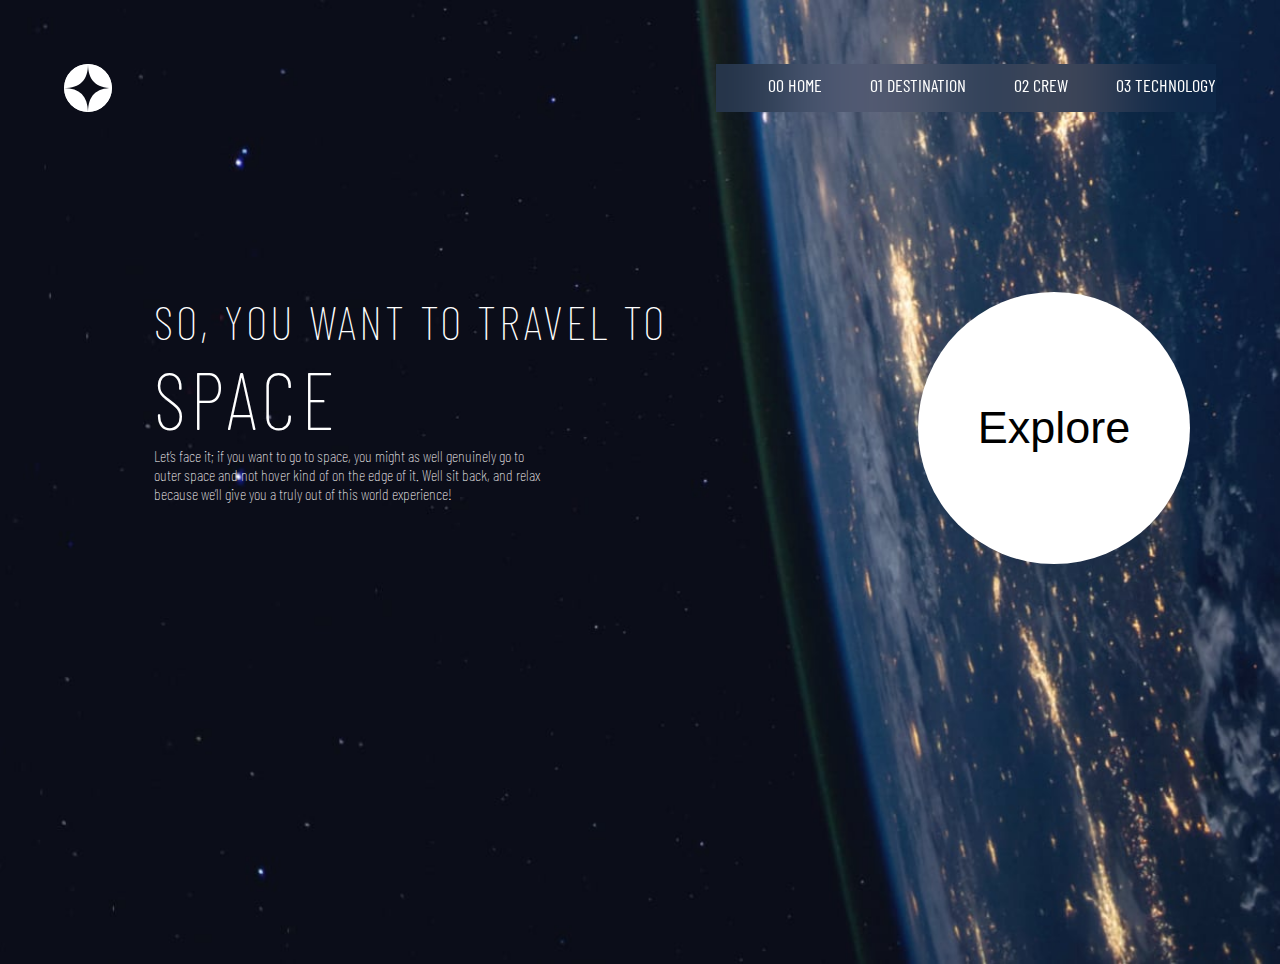
<file: index.html>
<!DOCTYPE html>
<html lang="en">
<head>
  <meta charset="UTF-8">
  <meta name="viewport" content="width=device-width, initial-scale=1.0">
  <link rel="icon" type="image/png" sizes="32x32" href="./assets/favicon-32x32.png">
  <title>Frontend Mentor | Space tourism website</title>
  <link rel="stylesheet" href="style.css">
</head>
<body>
  <header class="top">
    <img src="assets/shared/logo.svg" class="logo">
    <nav class="navbar">
    <a href="index.html">00 Home</a>
    <a href="destination-moon.html">01 Destination</a>
    <a href="crew-commander.html">02 Crew</a>
    <a href="technology-vehicle.html">03 Technology</a> 
  </nav>
  </header>
  <main class="main">
  <section class="main-content">
    <h1 class="main1">SO, YOU WANT TO TRAVEL TO</h1>
    <h1 class="bigger">SPACE</h1>
    <p>Let’s face it; if you want to go to space, you might as well genuinely go to 
    <br>outer space and not hover kind of on the edge of it. Well sit back, and relax 
    <br>because we’ll give you a truly out of this world experience!</p>
  </section>
  <button class="explore">Explore</button>
  </main>
</body>
</html>
</file>
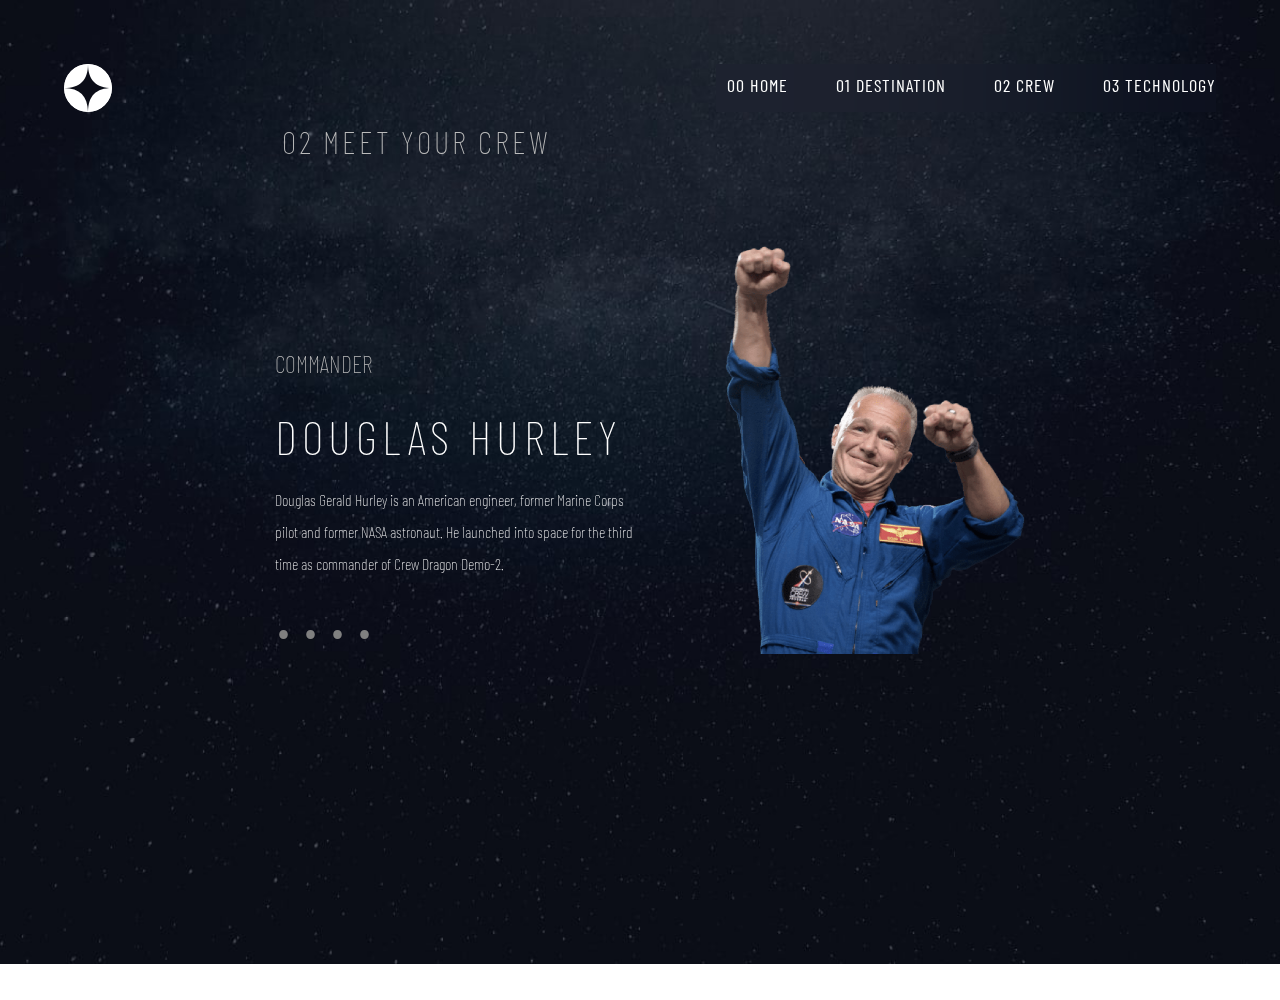
<file: crew-commander.html>
<!DOCTYPE html>
<html lang="en">
<head>
  <meta charset="UTF-8">
  <meta name="viewport" content="width=device-width, initial-scale=1.0">
  <link rel="icon" type="image/png" sizes="32x32" href="./assets/favicon-32x32.png">
  <title>Frontend Mentor | Space tourism website</title>
  <link rel="stylesheet" href="style3.css">
</head>
<body>

  <header class="top">
    <img src="assets/shared/logo.svg" class="logo">
    <nav class="navbar">
    <a href="index.html">00 Home</a>
    <a href="destination-moon.html">01 Destination</a>
    <a href="crew-commander.html">02 Crew</a>
    <a href="technology-vehicle.html">03 Technology</a> 
  </nav>
  </header>
  <div class="main-form">
    <section>
      <div class="mainform-text">
        <h1 class="title">02  MEET YOUR CREW</h1>
        <h2>COMMANDER</h2>
        <h3>DOUGLAS HURLEY</h3>
        <p>Douglas Gerald Hurley is an American engineer, former Marine Corps<br>pilot and former NASA astronaut. He launched into space for the third<br>time as commander of Crew Dragon Demo-2.</p>
        <div class="pagination">
          <a href="crew-commander.html" class="dot">.</a>
          <a href="crew-specialist.html" class="dot">.</a>
          <a href="crew-pilot.html" class="dot">.</a>
          <a href="crew-engineer.html" class="dot">.</a>
      </div>
    </div>
    </section>
    <img src="assets/crew/image-douglas-hurley.png" alt="Douglas Hurley">

</div>




</main>
</body>
</html>
</file>
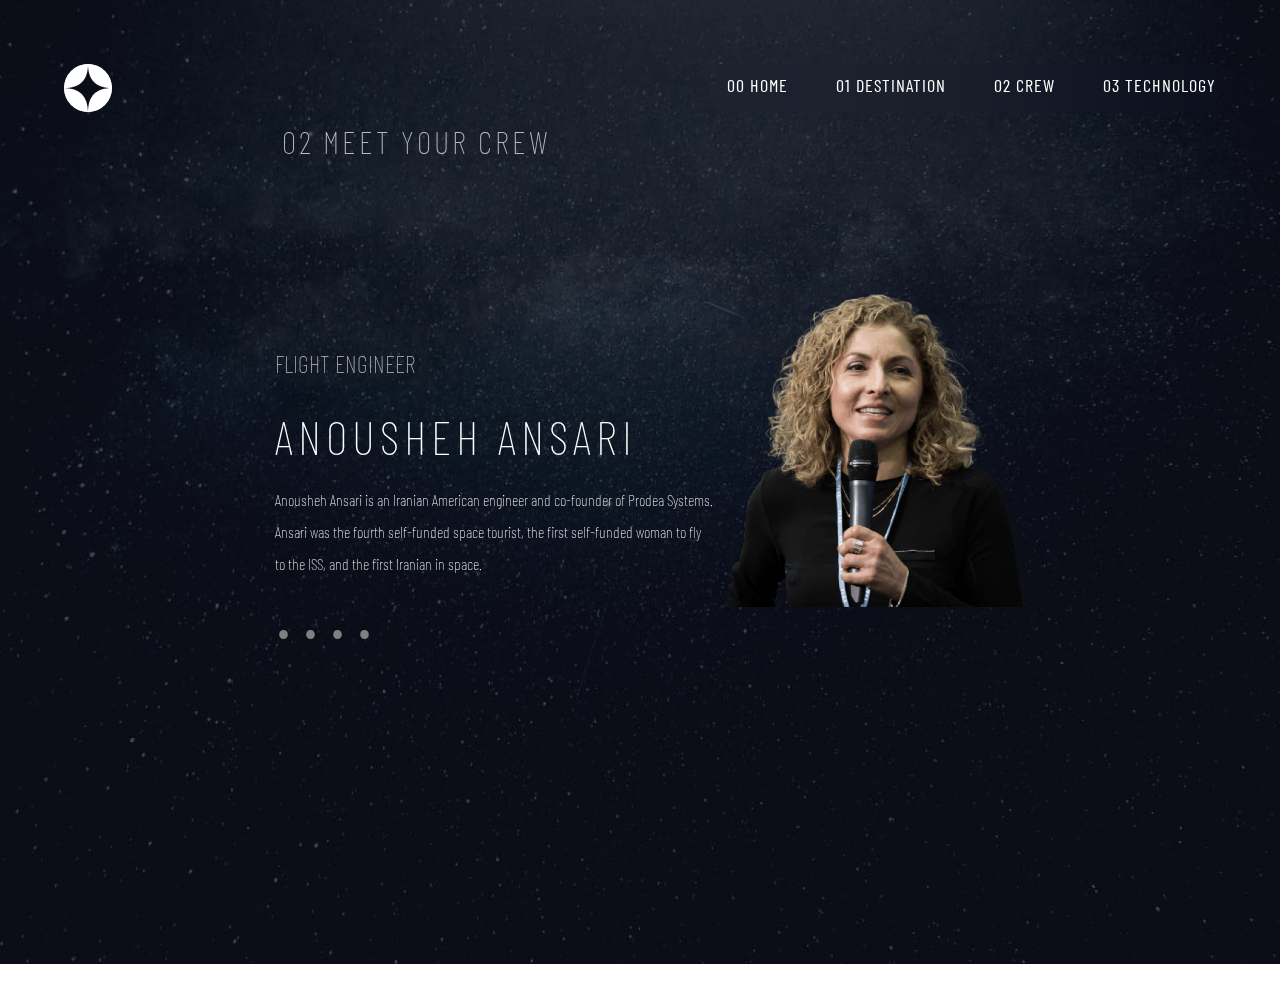
<file: crew-engineer.html>
<!DOCTYPE html>
<html lang="en">
<head>
  <meta charset="UTF-8">
  <meta name="viewport" content="width=device-width, initial-scale=1.0">
  <link rel="icon" type="image/png" sizes="32x32" href="./assets/favicon-32x32.png">
  <title>Frontend Mentor | Space tourism website</title>
  <link rel="stylesheet" href="style3.css">
</head>
<body>

  <header class="top">
    <img src="assets/shared/logo.svg" class="logo">
    <nav class="navbar">
    <a href="index.html">00 Home</a>
    <a href="destination-moon.html">01 Destination</a>
    <a href="crew-commander.html">02 Crew</a>
    <a href="technology-vehicle.html">03 Technology</a> 
  </nav>
  </header>
  <div class="main-form">
    <section>
      <div class="mainform-text">
        <h1 class="title">02  MEET YOUR CREW</h1>
        <h2>FLIGHT ENGINEER</h2>
        <h3>ANOUSHEH ANSARI</h3>
        <p> Anousheh Ansari is an Iranian American engineer and co-founder of Prodea Systems. 
          <br>Ansari was the fourth self-funded space tourist, the first self-funded woman to 
          fly<br> to the ISS, and the first Iranian in space. </p>
        <div class="pagination">
          <a href="crew-commander.html" class="dot">.</a>
          <a href="crew-specialist.html" class="dot">.</a>
          <a href="crew-pilot.html" class="dot">.</a>
          <a href="crew-engineer.html" class="dot">.</a>
      </div>
    </div>
    </section>
    <img src="assets/crew/image-anousheh-ansari.png" alt="Anousheh Ansari">

</div>




</main>
</body>
</html>
</file>
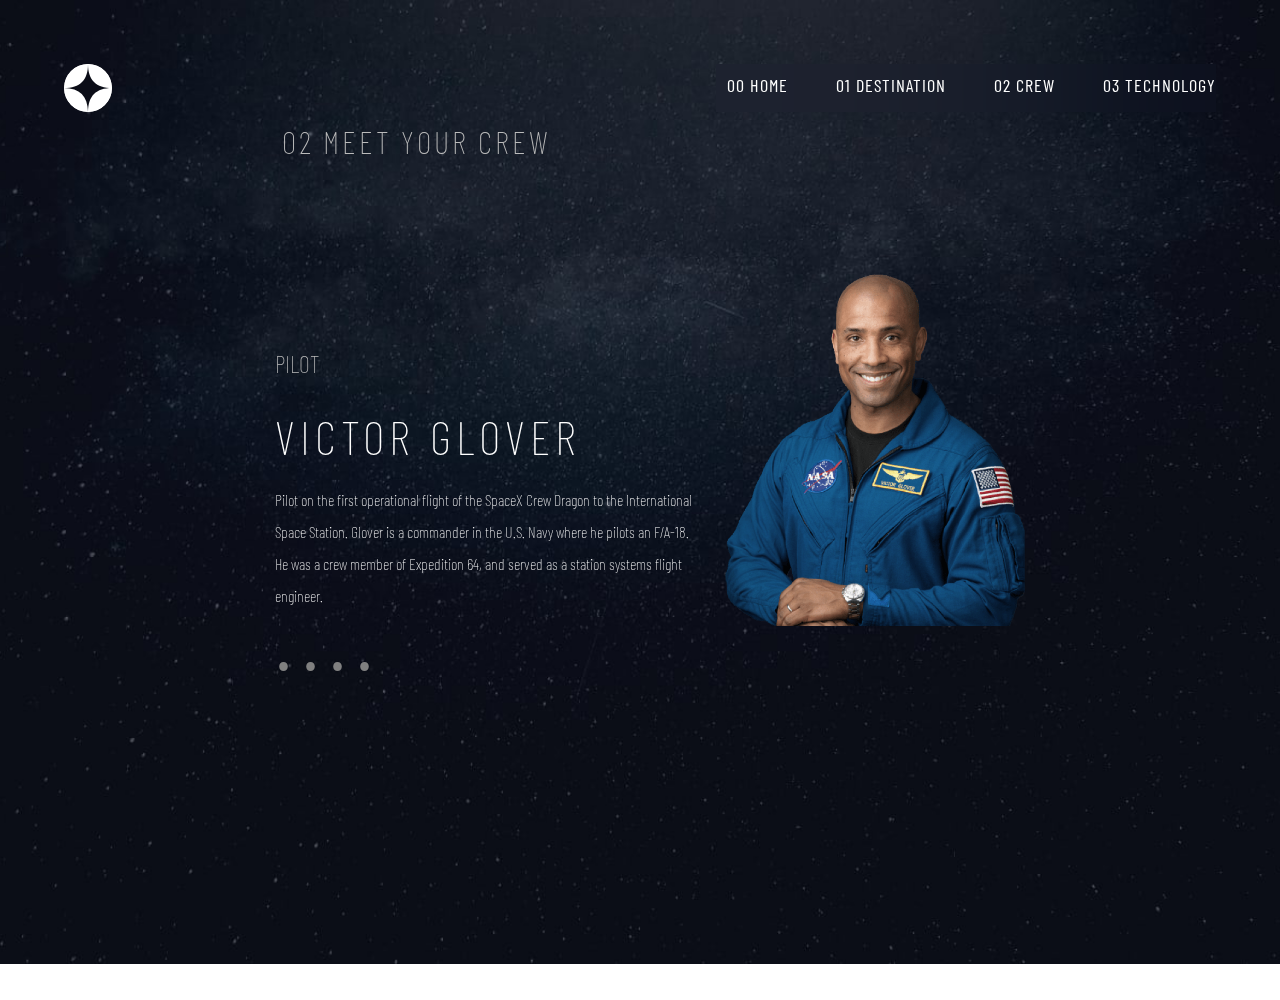
<file: crew-pilot.html>
<!DOCTYPE html>
<html lang="en">
<head>
  <meta charset="UTF-8">
  <meta name="viewport" content="width=device-width, initial-scale=1.0">
  <link rel="icon" type="image/png" sizes="32x32" href="./assets/favicon-32x32.png">
  <title>Frontend Mentor | Space tourism website</title>
  <link rel="stylesheet" href="style3.css">
</head>
<body>

  <header class="top">
    <img src="assets/shared/logo.svg" class="logo">
    <nav class="navbar">
    <a href="index.html">00 Home</a>
    <a href="destination-moon.html">01 Destination</a>
    <a href="crew-commander.html">02 Crew</a>
    <a href="technology-vehicle.html">03 Technology</a> 
  </nav>
  </header>
  <div class="main-form">
    <section>
      <div class="mainform-text">
        <h1 class="title">02  MEET YOUR CREW</h1>
        <h2>PILOT</h2>
        <h3>VICTOR GLOVER</h3>
        <p>  Pilot on the first operational flight of the SpaceX Crew Dragon to the 
          International <br>Space Station. Glover is a commander in the U.S. Navy where 
          he pilots an F/A-18.<br>He was a crew member of Expedition 64, and served as a 
          station systems flight engineer. </p>
        <div class="pagination">
          <a href="crew-commander.html" class="dot">.</a>
          <a href="crew-specialist.html" class="dot">.</a>
          <a href="crew-pilot.html" class="dot">.</a>
          <a href="crew-engineer.html" class="dot">.</a>
      </div>
    </div>
    </section>
    <img src="assets/crew/image-victor-glover.png" alt="Victor Glover">

</div>




</main>
</body>
</html>
</file>
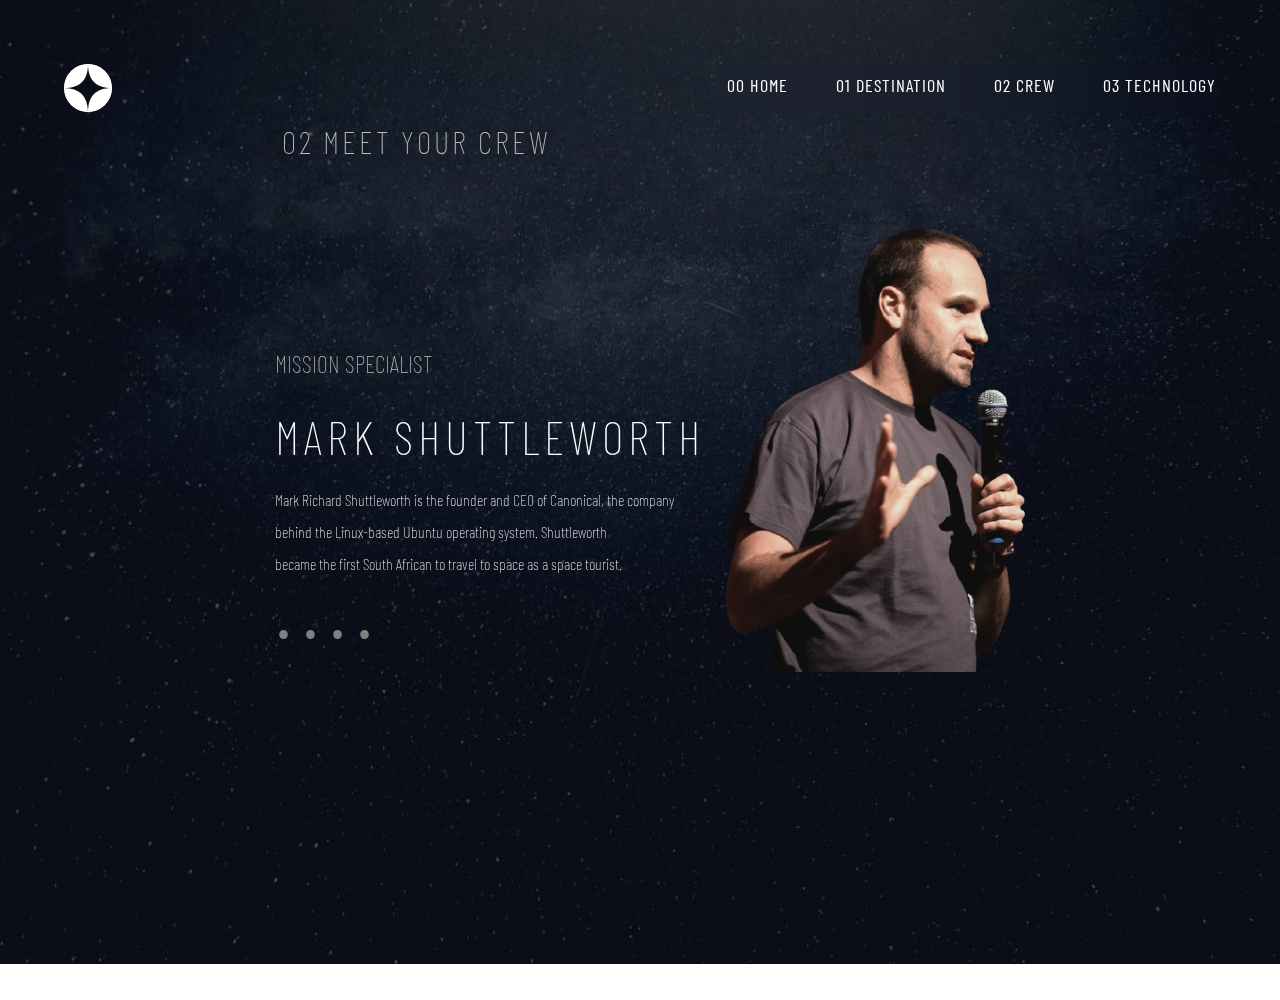
<file: crew-specialist.html>
<!DOCTYPE html>
<html lang="en">
<head>
  <meta charset="UTF-8">
  <meta name="viewport" content="width=device-width, initial-scale=1.0">
  <link rel="icon" type="image/png" sizes="32x32" href="./assets/favicon-32x32.png">
  <title>Frontend Mentor | Space tourism website</title>
  <link rel="stylesheet" href="style3.css">
</head>
<body>

  <header class="top">
    <img src="assets/shared/logo.svg" class="logo">
    <nav class="navbar">
    <a href="index.html">00 Home</a>
    <a href="destination-moon.html">01 Destination</a>
    <a href="crew-commander.html">02 Crew</a>
    <a href="technology-vehicle.html">03 Technology</a> 
  </nav>
  </header>
  <div class="main-form">
    <section>
      <div class="mainform-text">
        <h1 class="title">02  MEET YOUR CREW</h1>
        <h2>MISSION SPECIALIST</h2>
        <h3>MARK SHUTTLEWORTH</h3>
        <p>  Mark Richard Shuttleworth is the founder and CEO of Canonical, the company<br> behind 
             the Linux-based Ubuntu operating system. Shuttleworth<br>   became the first South 
             African to travel to space as a space tourist.
        </p>
        <div class="pagination">
          <a href="crew-commander.html" class="dot">.</a>
          <a href="crew-specialist.html" class="dot">.</a>
          <a href="crew-pilot.html" class="dot">.</a>
          <a href="crew-engineer.html" class="dot">.</a>
      </div>
    </div>
    </section>
    <img src="assets/crew/image-mark-shuttleworth.png" alt="Mark-shuttleworth">

</div>




</main>
</body>
</html>
</file>
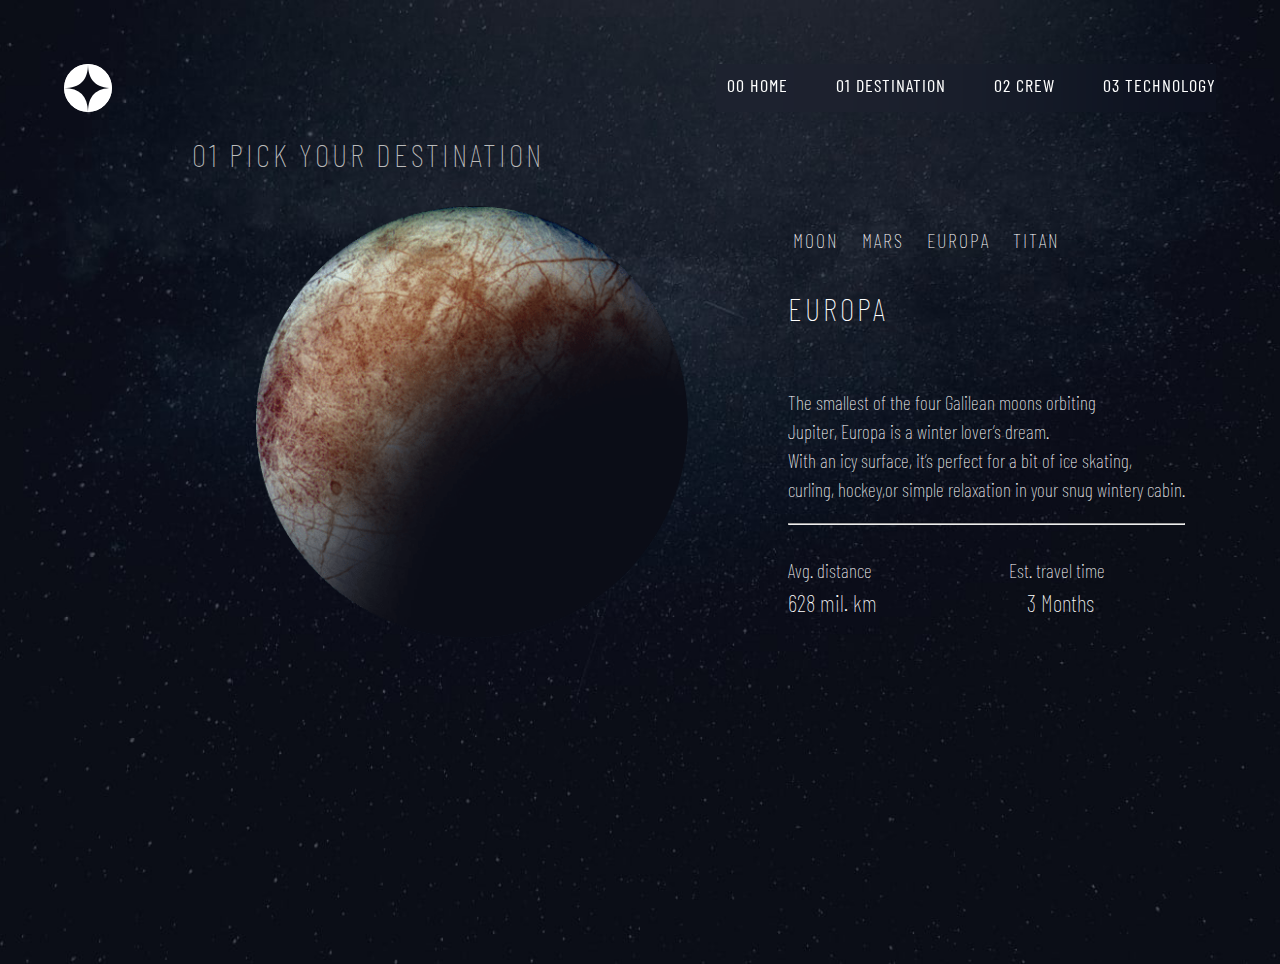
<file: destination-europa.html>
<!DOCTYPE html>
<html lang="en">
<head>
  <meta charset="UTF-8">
  <meta name="viewport" content="width=device-width, initial-scale=1.0">
  <link rel="icon" type="image/png" sizes="32x32" href="./assets/favicon-32x32.png">
  <title>Frontend Mentor | Space tourism website</title>
  <link rel="stylesheet" href="style2.css">
</head>
<body>

  <header class="top">
    <img src="assets/shared/logo.svg" class="logo">
    <nav class="navbar">
    <a href="index.html">00 Home</a>
    <a href="destination-moon.html">01 Destination</a>
    <a href="crew-commander.html">02 Crew</a>
    <a href="technology-vehicle.html">03 Technology</a> 
  </nav>
  </header>
  <main class="main">
    <div class="content">
      <div class="destination-info">
        <h1 class="title">01  Pick your destination</h1>
        <img src="assets/destination/image-europa.png" alt="Moon Image">
        <div class="destination-text">
          <nav class="destination-nav">
            <a href="destination-moon.html">Moon</a>
            <a href="destination-mars.html">Mars</a>
            <a href="destination-europa.html">Europa</a>
            <a href="destination-titan.html">Titan</a>
          </nav>
          <article class="destination-moon"> 
            <h1 class="moon">EUROPA</h1>
            <p>
              The smallest of the four Galilean moons orbiting <br>Jupiter, Europa is a 
              winter lover’s dream. <br>With an icy surface, it’s perfect for a bit of 
              ice skating, <br> curling, hockey,or simple relaxation in your snug 
              wintery cabin.</p><br>
            <hr class="divider"> 
            <div class="info">
            <p>Avg. distance</p>
            <p>Est. travel time</p>
            </div>
            <div class="info2">
              <p> 628 mil. km</p>
              <p>3 Months</p>
            </div>
          </article>
        </div>
      </div>
    </div>
  </main>
  
  
  
  </body>
  </html>
</file>
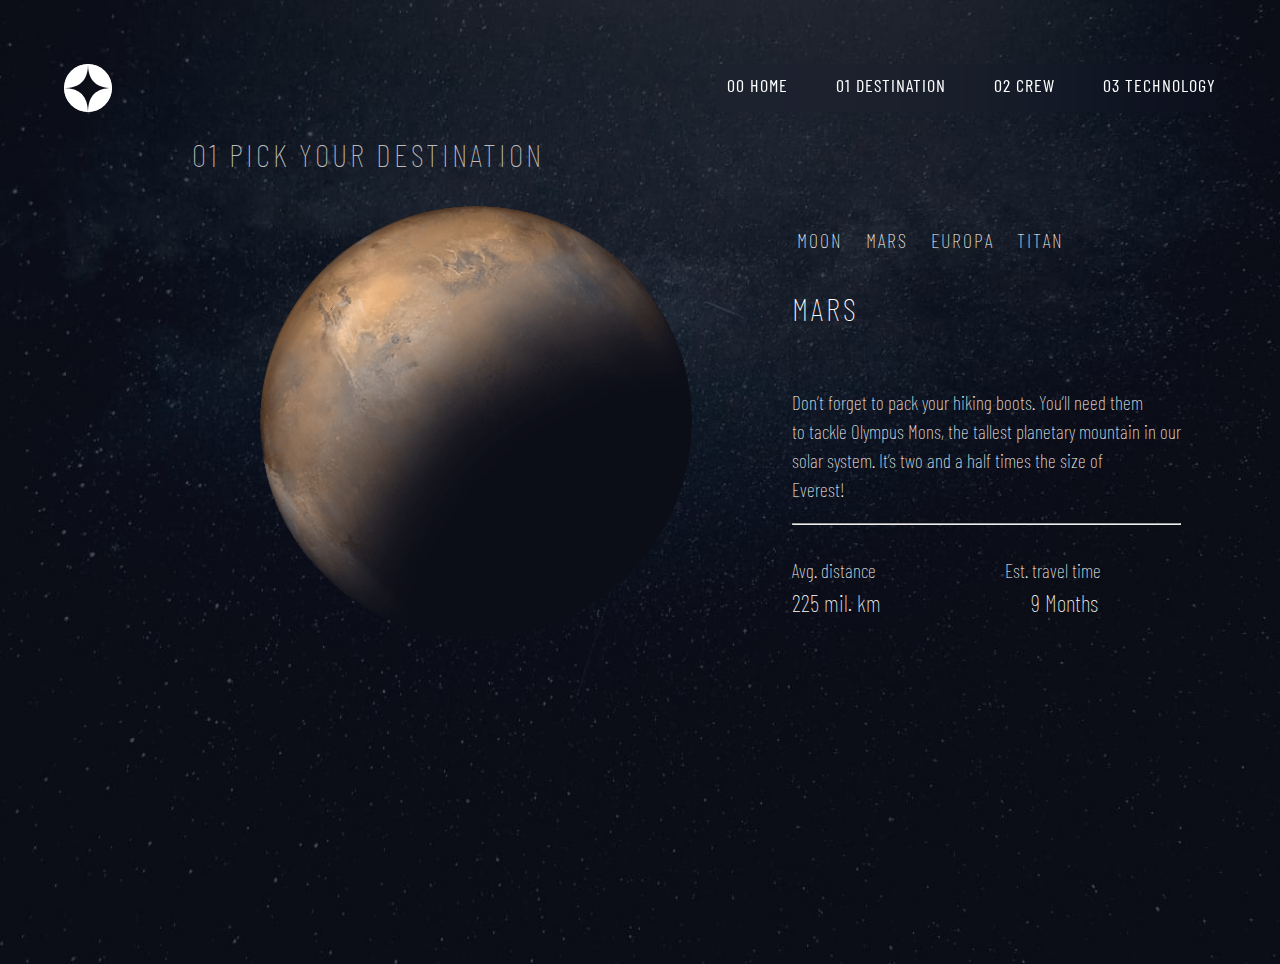
<file: destination-mars.html>
<!DOCTYPE html>
<html lang="en">
<head>
  <meta charset="UTF-8">
  <meta name="viewport" content="width=device-width, initial-scale=1.0">
  <link rel="icon" type="image/png" sizes="32x32" href="./assets/favicon-32x32.png">
  <title>Frontend Mentor | Space tourism website</title>
  <link rel="stylesheet" href="style2.css">
</head>
<body>

  <header class="top">
    <img src="assets/shared/logo.svg" class="logo">
    <nav class="navbar">
    <a href="index.html">00 Home</a>
    <a href="destination-moon.html">01 Destination</a>
    <a href="crew-commander.html">02 Crew</a>
    <a href="technology-vehicle.html">03 Technology</a> 
  </nav>
  </header>
  <main class="main">
    <div class="content">
      <div class="destination-info">
        <h1 class="title">01  Pick your destination</h1>
        <img src="assets/destination/image-mars.png" alt="Moon Image">
        <div class="destination-text">
          <nav class="destination-nav">
            <a href="destination-moon.html">Moon</a>
            <a href="destination-mars.html">Mars</a>
            <a href="destination-europa.html">Europa</a>
            <a href="destination-titan.html">Titan</a>
          </nav>
          <article class="destination-moon"> 
            <h1 class="moon">MARS</h1>
            <p>
              Don’t forget to pack your hiking boots. You’ll need them<br> to tackle Olympus Mons, 
              the tallest planetary mountain in our <br>solar system. It’s two and a half times 
              the size of<br> Everest!</p><br>
            <hr class="divider"> 
            <div class="info">
            <p>Avg. distance</p>
            <p>Est. travel time</p>
            </div>
            <div class="info2">
              <p> 225 mil. km</p>
              <p>9 Months</p>
            </div>
          </article>
        </div>
      </div>
    </div>
  </main>
  
  
  
  </body>
  </html>
</file>
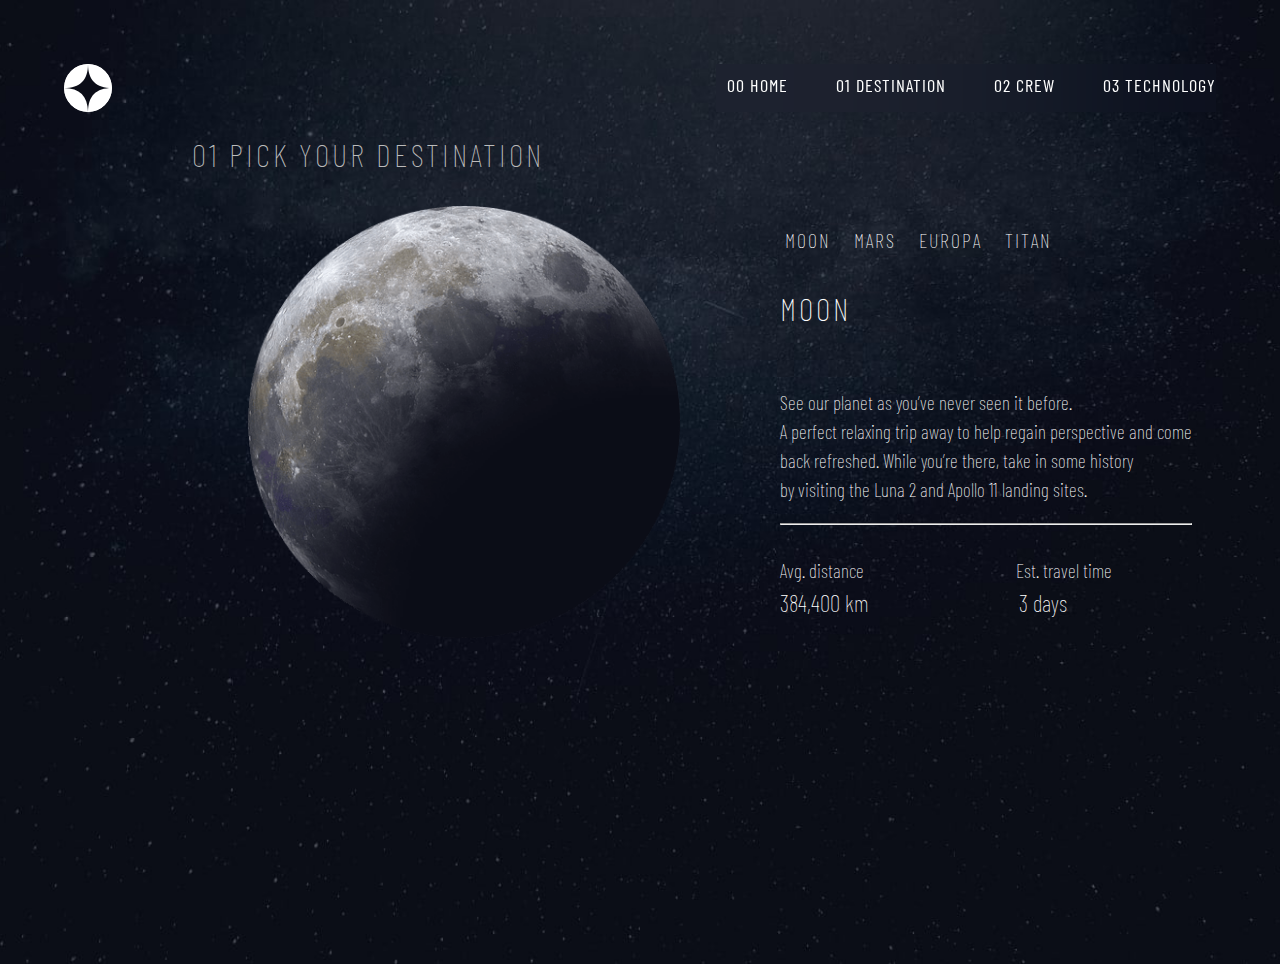
<file: destination-moon.html>
<!DOCTYPE html>
<html lang="en">
<head>
  <meta charset="UTF-8">
  <meta name="viewport" content="width=device-width, initial-scale=1.0">
  <link rel="icon" type="image/png" sizes="32x32" href="./assets/favicon-32x32.png">
  <title>Frontend Mentor | Space tourism website</title>
  <link rel="stylesheet" href="style2.css">
</head>
<body>

  <header class="top">
    <img src="assets/shared/logo.svg" class="logo">
    <nav class="navbar">
    <a href="index.html">00 Home</a>
    <a href="destination-moon.html">01 Destination</a>
    <a href="crew-commander.html">02 Crew</a>
    <a href="technology-vehicle.html">03 Technology</a> 
  </nav>
  </header>
  <main class="main">
    <div class="content">
      <div class="destination-info">
        <h1 class="title">01  Pick your destination</h1>
        <img src="assets/destination/image-moon.png" alt="Moon Image">
        <div class="destination-text">
          <nav class="destination-nav">
            <a href="destination-moon.html">Moon</a>
            <a href="destination-mars.html">Mars</a>
            <a href="destination-europa.html">Europa</a>
            <a href="destination-titan.html">Titan</a>
          </nav>
          <article class="destination-moon"> 
            <h1 class="moon">MOON</h1>
            <p>See our planet as you’ve never seen it before.<br>A perfect relaxing trip away to help 
            regain perspective and come<br> back refreshed. While you’re there, take in some history<br> 
            by visiting the Luna 2 and Apollo 11 landing sites.</p><br>
            <hr class="divider"> 
            <div class="info">
            <p>Avg. distance</p>
            <p>Est. travel time</p>
            </div>
            <div class="info2">
              <p> 384,400 km</p>
              <p> 3 days</p>
            </div>
          </article>
        </div>
      </div>
    </div>
  </main>
  
  
  
  </body>
  </html>
</file>
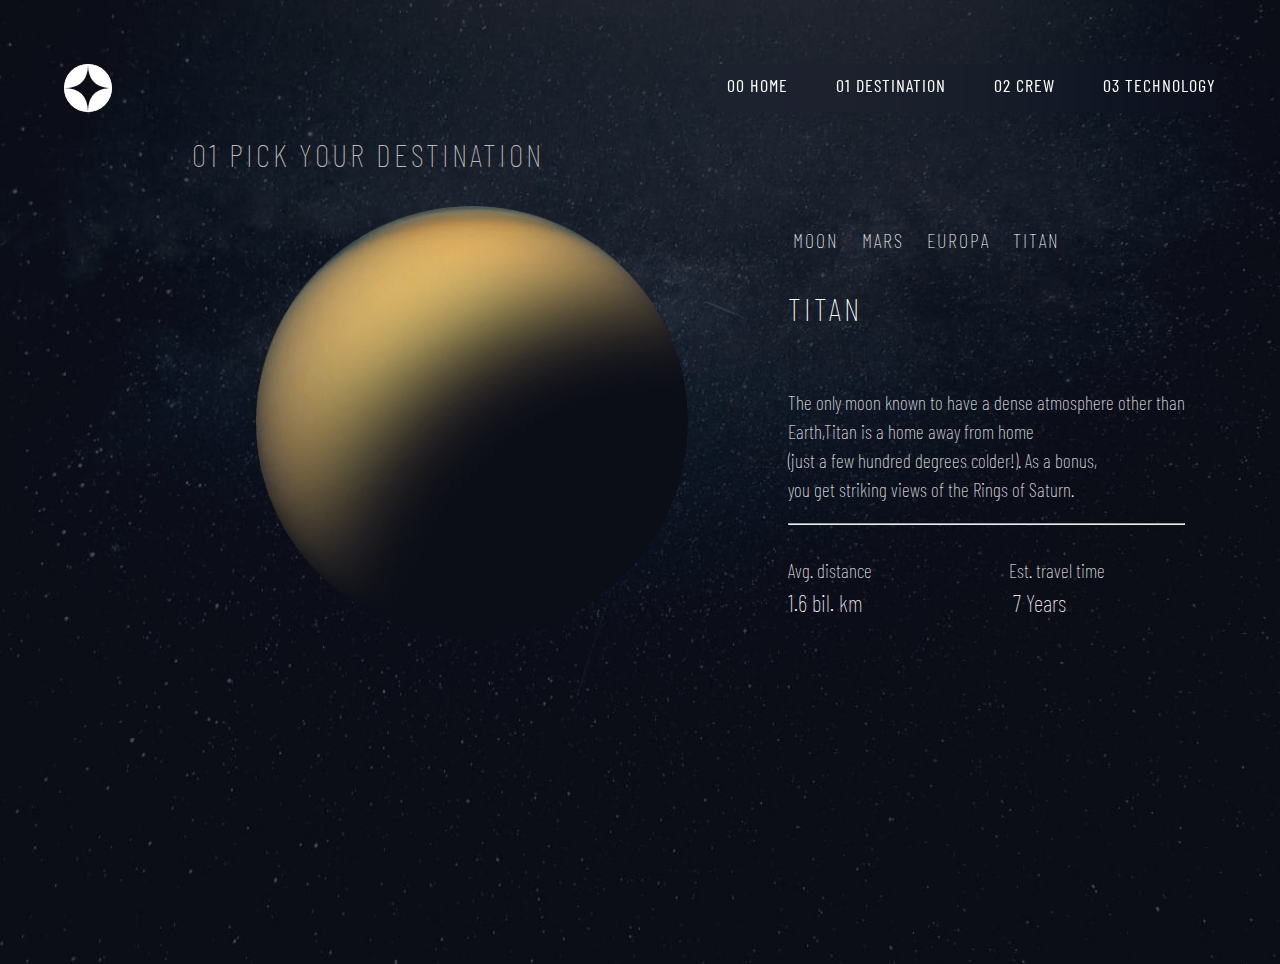
<file: destination-titan.html>
<!DOCTYPE html>
<html lang="en">
<head>
  <meta charset="UTF-8">
  <meta name="viewport" content="width=device-width, initial-scale=1.0">
  <link rel="icon" type="image/png" sizes="32x32" href="./assets/favicon-32x32.png">
  <title>Frontend Mentor | Space tourism website</title>
  <link rel="stylesheet" href="style2.css">
</head>
<body>

  <header class="top">
    <img src="assets/shared/logo.svg" class="logo">
    <nav class="navbar">
    <a href="index.html">00 Home</a>
    <a href="destination-moon.html">01 Destination</a>
    <a href="crew-commander.html">02 Crew</a>
    <a href="technology-vehicle.html">03 Technology</a> 
  </nav>
  </header>
  <main class="main">
    <div class="content">
      <div class="destination-info">
        <h1 class="title">01  Pick your destination</h1>
        <img src="assets/destination/image-titan.png" alt="Moon Image">
        <div class="destination-text">
          <nav class="destination-nav">
            <a href="destination-moon.html">Moon</a>
            <a href="destination-mars.html">Mars</a>
            <a href="destination-europa.html">Europa</a>
            <a href="destination-titan.html">Titan</a>
          </nav>
          <article class="destination-moon"> 
            <h1 class="moon">TITAN</h1>
            <p>
              The only moon known to have a dense atmosphere other than <br>Earth,Titan 
              is a home away from home<br> (just a few hundred degrees colder!). As a 
              bonus, <br>you get striking views of the Rings of Saturn.
            </p><br>
            <hr class="divider"> 
            <div class="info">
            <p>Avg. distance</p>
            <p>Est. travel time</p>
            </div>
            <div class="info2">
              <p> 1.6 bil. km</p>
              <p>7 Years</p>
            </div>
          </article>
        </div>
      </div>
    </div>
  </main>
  
  
  
  </body>
  </html>
</file>
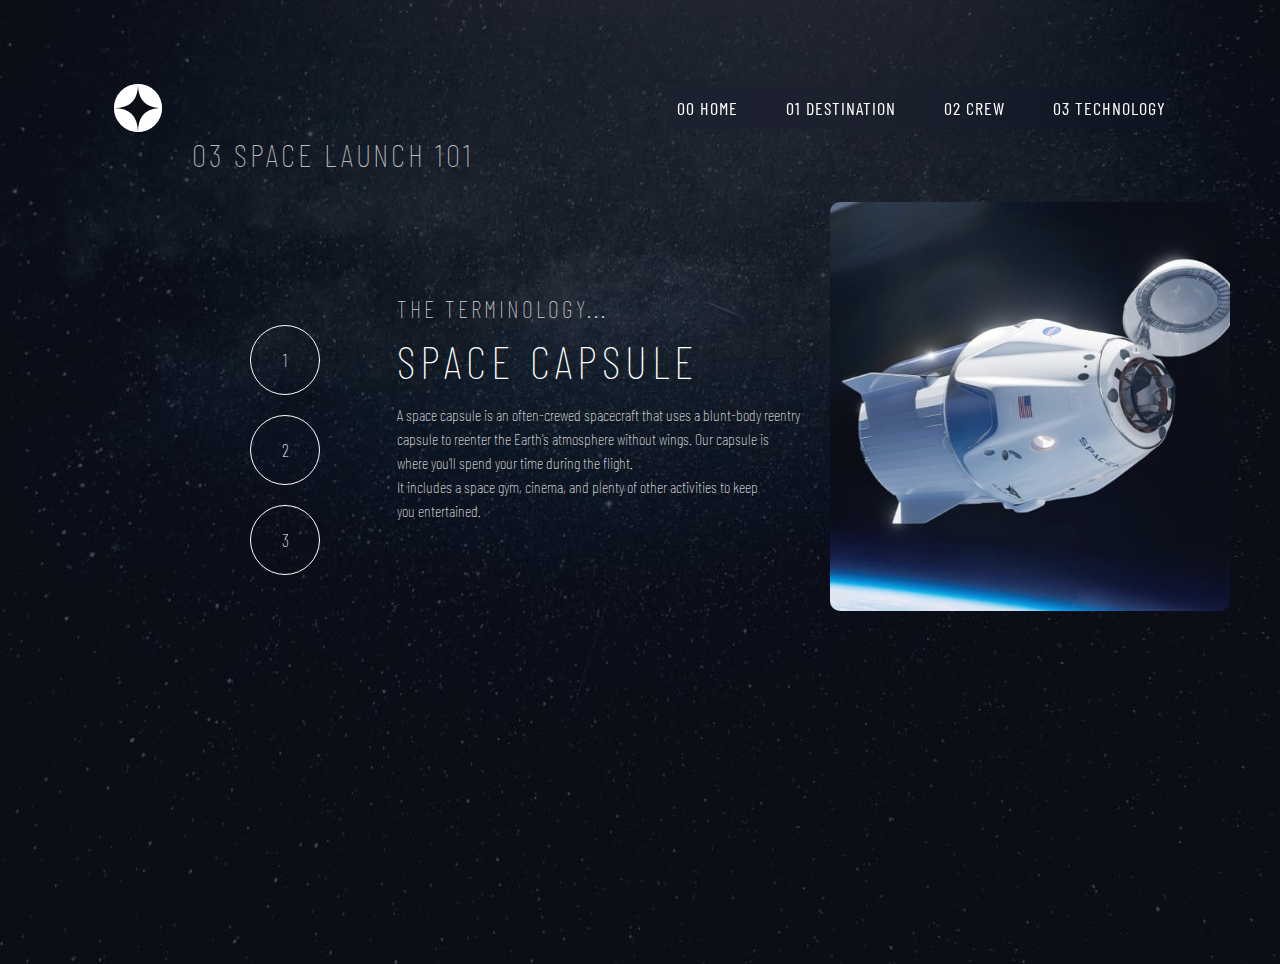
<file: technology-capsule.html>
<!DOCTYPE html>
<html lang="en">
<head>
  <meta charset="UTF-8">
  <meta name="viewport" content="width=device-width, initial-scale=1.0">
  <link rel="icon" type="image/png" sizes="32x32" href="./assets/favicon-32x32.png">
  <title>Space Tourism | Technology</title>
  <link rel="stylesheet" href="style4.css">
</head>
<body>


  <header class="top">
    <img src="assets/shared/logo.svg" class="logo">
    <nav class="navbar">
      <a href="index.html">00 Home</a>
      <a href="destination-moon.html">01 Destination</a>
      <a href="crew-commander.html">02 Crew</a>
      <a href="technology-vehicle.html">03 Technology</a> 
    </nav>
  </header>
  <div class="content">

    <div class="text">
      <h1 class="title">03  SPACE LAUNCH 101</h1>
      <div class="sidebar">
        <a href="technology-capsule.html" class="circle-btn">1</a>
        <a href="technology-spaceport.html" class="circle-btn">2</a>
        <a href="technology-vehicle.html" class="circle-btn">3</a>
      </div>
      <h2>THE TERMINOLOGY...</h2>
      <h1>SPACE CAPSULE</h1>
      <p>
        A space capsule is an often-crewed spacecraft that uses a blunt-body reentry <br>
        capsule to reenter the Earth's atmosphere without wings. Our capsule is <br> where 
        you'll spend your time during the flight. <br>It includes a space gym, cinema, 
        and plenty of other activities to keep <br>you entertained.
      </p>
    </div>
    <div class="image">
      <img src="assets/technology/image-space-capsule-portrait.jpg" alt="Space Capsule">
    </div>
  </div>

</body>
</html>
</file>
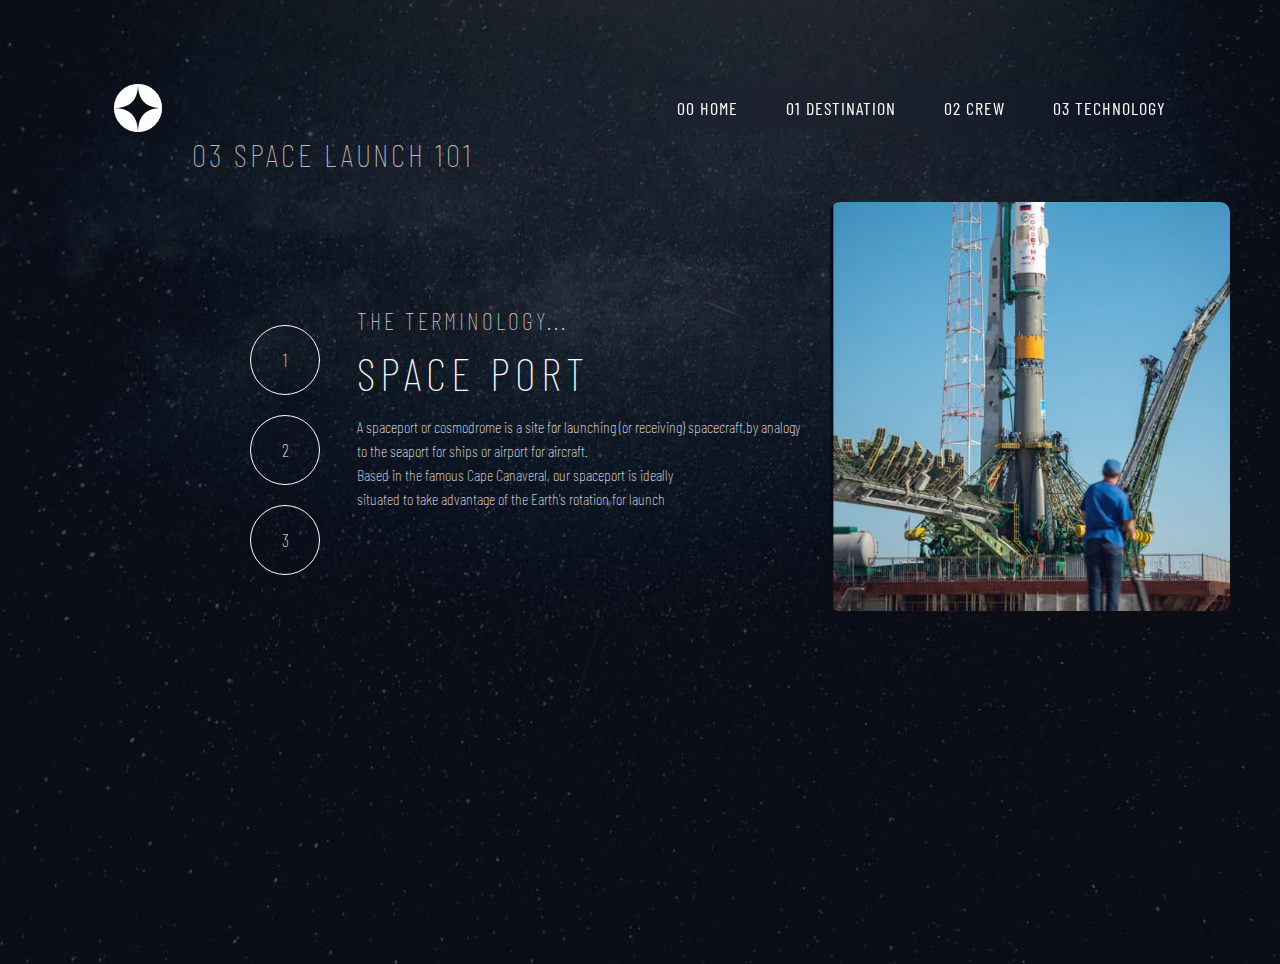
<file: technology-spaceport.html>
<!DOCTYPE html>
<html lang="en">
<head>
  <meta charset="UTF-8">
  <meta name="viewport" content="width=device-width, initial-scale=1.0">
  <link rel="icon" type="image/png" sizes="32x32" href="./assets/favicon-32x32.png">
  <title>Space Tourism | Technology</title>
  <link rel="stylesheet" href="style4.css">
</head>
<body>

  <!-- Üst Menü -->
  <header class="top">
    <img src="assets/shared/logo.svg" class="logo">
    <nav class="navbar">
      <a href="index.html">00 Home</a>
      <a href="destination-moon.html">01 Destination</a>
      <a href="crew-commander.html">02 Crew</a>
      <a href="technology-vehicle.html">03 Technology</a> 
    </nav>
  </header>



  <div class="content">

    <div class="text">
      <h1 class="title">03  SPACE LAUNCH 101</h1>
      <div class="sidebar">
        <a href="technology-capsule.html" class="circle-btn">1</a>
        <a href="technology-spaceport.html" class="circle-btn">2</a>
        <a href="technology-vehicle.html" class="circle-btn">3</a>
      </div>
      <h2>THE TERMINOLOGY...</h2>
      <h1>SPACE PORT</h1>
      <p>
        A spaceport or cosmodrome is a site for launching (or receiving) spacecraft,by analogy <br> to the seaport
        for ships or airport for aircraft.<br>Based in the famous Cape Canaveral, our spaceport is ideally<br>
         situated to take advantage of the Earth's rotation for launch
      </p>
    </div>
    <div class="image">
      <img src="assets/technology/image-spaceport-portrait.jpg" alt="Space Capsule">
    </div>
  </div>

</body>
</html>
</file>
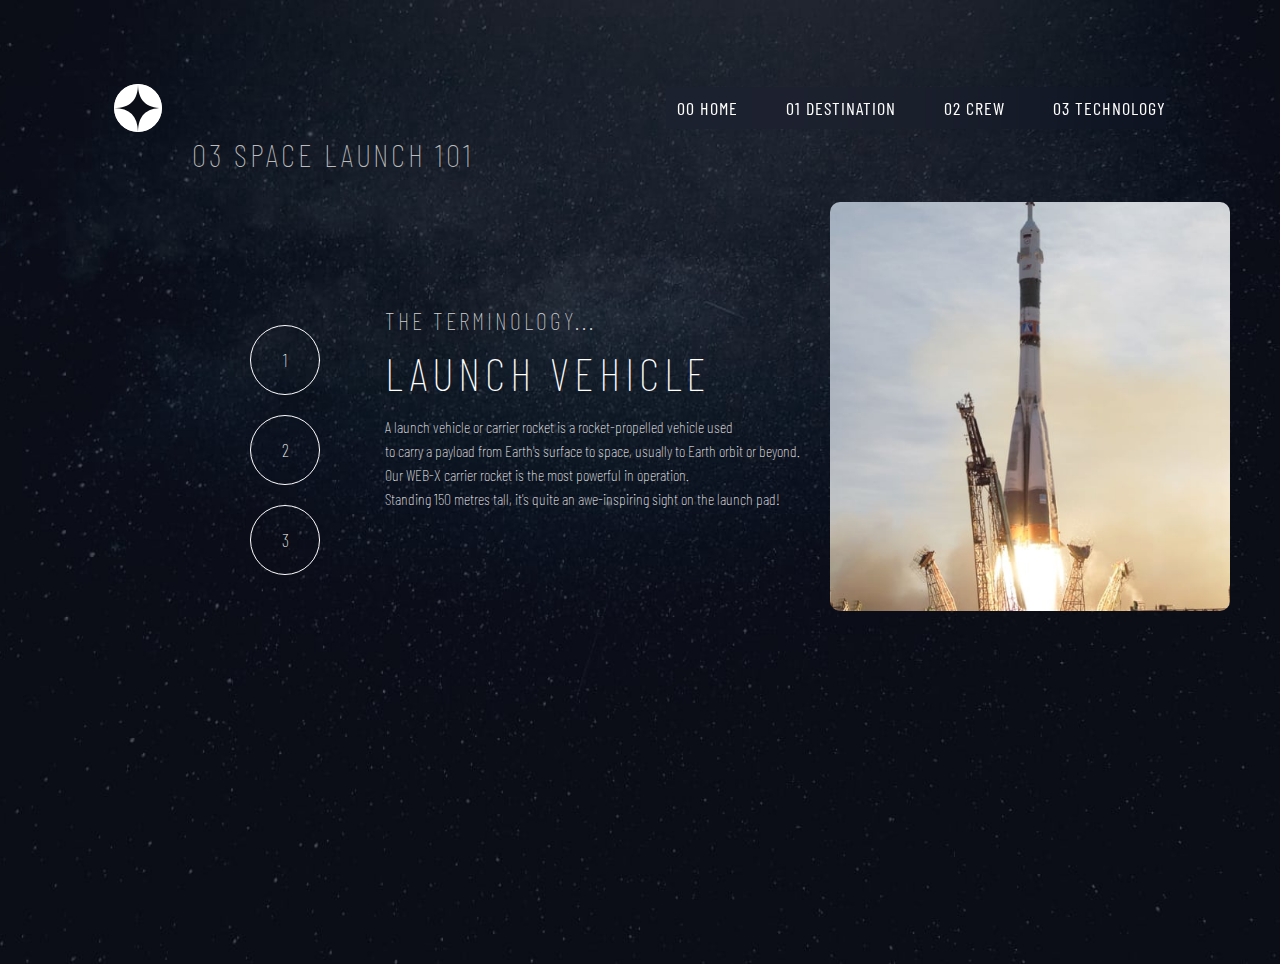
<file: technology-vehicle.html>
<!DOCTYPE html>
<html lang="en">
<head>
  <meta charset="UTF-8">
  <meta name="viewport" content="width=device-width, initial-scale=1.0">
  <link rel="icon" type="image/png" sizes="32x32" href="./assets/favicon-32x32.png">
  <title>Space Tourism | Technology</title>
  <link rel="stylesheet" href="style4.css">
</head>
<body>
  <header class="top">
    <img src="assets/shared/logo.svg" class="logo">
    <nav class="navbar">
    <a href="index.html">00 Home</a>
    <a href="destination-moon.html">01 Destination</a>
    <a href="crew-commander.html">02 Crew</a>
    <a href="technology-vehicle.html">03 Technology</a> 
  </nav>
  </header>
  <div class="content">
    <div class="text">
      <h1 class="title">03  SPACE LAUNCH 101</h1>
      <div class="sidebar">
        <a href="technology-capsule.html" class="circle-btn">1</a>
        <a href="technology-spaceport.html" class="circle-btn">2</a>
        <a href="technology-vehicle.html" class="circle-btn">3</a>
      </div>
      <h2>THE TERMINOLOGY...</h2>
      <h1>LAUNCH VEHICLE</h1>
      <p>
        A launch vehicle or carrier rocket is a rocket-propelled vehicle used<br> to carry a 
        payload from Earth's surface to space, usually to Earth orbit or beyond.<br> Our 
        WEB-X carrier rocket is the most powerful in operation.<br> Standing 150 metres tall, 
        it's quite an awe-inspiring sight on the launch pad!
      </p>
    </div>
    <div class="image">
      <img src="assets/technology/image-launch-vehicle-portrait.jpg" alt="Space Capsule">
    </div>
  </div>

</body>
</html>
</file>
<file: style.css>
@import url('https://fonts.googleapis.com/css2?family=Barlow+Condensed:wght@300;400;700&display=swap');


*{
    margin: 0;
    padding: 0;
}
:root{
    --background-white:#fff;
    --color-blue300:hsl(231,77,90);
    --color-blue900:hsl(230,35,7);
}
body{
    font-family: 'Barlow Condensed', sans-serif;
    background-image: url("assets/home/background-home-desktop.jpg");
    background-size: cover; 
    background-position: center;
    background-repeat: no-repeat;
    font-weight: lighter;
    height: 100vh; 
    padding: 0
}
.navbar{
    display: flex;
    justify-content: flex-end;
    gap:48px;
    color: #fff;
}
.top{
    display: flex;
    justify-content: space-between;
    margin-top: 64px;
    margin-right: 64px;
}
.top img{
    margin-left: 64px;
    background-color: var(--background-white);
    border-radius: 100em;
    width: 48px;
    height: 48px;
}
.main {
    width: 1100px;
    height: 632px;
    margin: 0 auto;
    display: flex;
    flex-direction: row;
    gap: 10em;
    align-items: center;
    justify-content:space-between;
}
.main-content{
    color: #fff;
    height: 272px;
    font-weight: lighter;
    margin-left: 4em;

}
.main-content p{
    color: var(--color-blue300);
}
.main1{
    letter-spacing: 3px;
    font-size: 3em;
    color: var(--color-blue300);
    font-weight: lighter;
}
.bigger{
    letter-spacing: 5px;
    color: #fff;
    font-size: 5em;
    font-weight: lighter;

}
.explore {
    background-color: #fff; 
    color: var(--color-blue900);
    border-radius: 50%; 
    width: 272px; 
    height: 272px; 
    border: none; 
    display: flex;
    align-items: center;
    justify-content: center;
    font-size: 45px;
    font-weight: lighter;
    cursor: pointer; 
    transition: 0.3s ease-in-out;
}

.explore:hover {
    box-shadow: 0 0 20px rgba(255, 255, 255, 0.7);
    transform: scale(1.1);
}
.navbar{
    background: rgba(61, 29, 187, 0.01); 
    backdrop-filter: blur(3em); 
    width: 500px;
}
.navbar a {
    position: relative;
    text-decoration: none;
    color: white;
    font-size: 18px;
    font-weight: 400;
    text-transform: uppercase;
    padding: 10px 0;
    transition: color 0.3s ease-in-out;
}

.navbar a::after {
    content: ""; 
    position: absolute;
    left: 0;
    bottom: 0;
    width: 0%; 
    height: 3px; 
    background-color: white; 
    transition: width 0.3s ease-in-out; 
}

.navbar a:hover::after {
    width: 100%; 
}

.navbar a:hover {
    color: #bbb; 
}
</file>
<file: style3.css>
@import url('https://fonts.googleapis.com/css2?family=Barlow+Condensed:wght@300;400;700&display=swap');


*{
    margin: 0;
    padding: 0;
    box-sizing: border-box;
}
:root{
    --background-white:#fff;
    --color-blue300:hsl(231,77,90);
    --color-blue900:hsl(230,35,7);
}
body{
    font-family: 'Barlow Condensed', sans-serif;
    background-image: url("assets/destination/background-destination-desktop.jpg");
    background-size: cover; 
    background-position: center;
    background-repeat: no-repeat;
    font-weight: lighter;
    height: 100%;
    min-height: 100vh;
    width: 100%;
    padding: 0;
    overflow: hidden;
}
.navbar{
    display: flex;
    justify-content: flex-end;
    gap:48px;
    color: #fff;
}
.top{
    display: flex;
    justify-content: space-between;
    margin-top: 64px;
    margin-right: 64px;
}
.top img{
    margin-left: 64px;
    background-color: var(--background-white);
    border-radius: 100em;
    width: 48px;
    height: 48px;
}
.mainform-text{
    width: 450px;
    height: 500px;
    margin-top: 80px;
    margin-left: 220px;
    line-height: 2; 
}
.navbar{
    background: rgba(61, 29, 187, 0.01); 
    backdrop-filter: blur(3em); 
    width: 500px;
    letter-spacing: 1px;
}
.navbar a {
    position: relative;
    text-decoration: none;
    color: white; 
    font-size: 18px;
    font-weight: 400;
    text-transform: uppercase;
    padding: 10px 0;
    transition: color 0.3s ease-in-out;
}

.navbar a::after{
    content: ""; 
    position: absolute;
    left: 0;
    bottom: 0;
    width: 0%; 
    height: 3px; 
    background-color: white; 
    transition: width 0.3s ease-in-out; 
}

.navbar a:hover::after{
    width: 100%; 
}

.navbar a:hover{
    color: #bbb; 
}
.top{
    display: flex;
    justify-content: space-between;
    margin-top: 64px;
    margin-right: 64px;
}
.main-form {
    display: flex;
    align-items: center;
    justify-content: center;
    flex-direction: row;
    color: #fff;
    gap: -300px;
    position: absolute;
    top: 50%;
    left: 50%;
    margin-top: 100px;
    transform: translate(-50%, -50%);
    width: 100%;
    height: 100%;
}

.main-form img {
    width: 300px;
    height: auto;
    margin-right: 200px;
    margin-bottom: 200px;
}

.pagination {
    display: flex;
    gap: 10px;
    margin-top: 20px;
}

.dot {
    text-decoration: none;
    font-size: 100px;
    color: gray;
    transition: color 0.3s ease;
    margin-top: -100px;
}

.dot:hover {
    color: rgb(255, 255, 255);
}
.title{
    position: absolute;
    top: 1%;
    left: 22%;
    font-size: 2em;
    margin: 0; 
    z-index: 10; 
    font-weight: lighter;
    color: #bbb;
    text-transform: uppercase;
    letter-spacing: 3px;
}

h3{
    font-size: 48px;
    font-weight: lighter;
    letter-spacing:5px;
}
h2{
    font-size: x-large;
    font-weight: lighter;
    color: #bbb;

}
</file>
<file: style2.css>
@import url('https://fonts.googleapis.com/css2?family=Barlow+Condensed:wght@300;400;700&display=swap');


*{
    margin: 0;
    padding: 0;
    box-sizing: border-box;
}
:root{
    --background-white:#fff;
    --color-blue300:hsl(231,77,90);
    --color-blue900:hsl(230,35,7);
}
body{
    font-family: 'Barlow Condensed', sans-serif;
    background-image: url("assets/destination/background-destination-desktop.jpg");
    background-size: cover; 
    background-position: center;
    background-repeat: no-repeat;
    font-weight: lighter;
    height: 100%;
    min-height: 100vh;
    width: 100%;
    padding: 0;
    overflow: hidden;
}
.navbar{
    display: flex;
    justify-content: flex-end;
    gap:48px;
    color: #fff;
}
.top{
    display: flex;
    justify-content: space-between;
    margin-top: 64px;
    margin-right: 64px;
}
.top img{
    margin-left: 64px;
    background-color: var(--background-white);
    border-radius: 100em;
    width: 48px;
    height: 48px;
}
.navbar{
    background: rgba(61, 29, 187, 0.01); 
    backdrop-filter: blur(3em); 
    width: 500px;
    letter-spacing: 1px;
}
.navbar a {
    position: relative;
    text-decoration: none;
    color: white; 
    font-size: 18px;
    font-weight: 400;
    text-transform: uppercase;
    padding: 10px 0;
    transition: color 0.3s ease-in-out;
}

.navbar a::after{
    content: ""; 
    position: absolute;
    left: 0;
    bottom: 0;
    width: 0%; 
    height: 3px; 
    background-color: white; 
    transition: width 0.3s ease-in-out; 
}

.navbar a:hover::after{
    width: 100%; 
}

.navbar a:hover{
    color: #bbb; 
}
.top{
    display: flex;
    justify-content: space-between;
    margin-top: 64px;
    margin-right: 64px;
}
.main{
    margin-left: 0;
    margin-top: -50px;
    height: 100%;
    width: 100%;
    color: #fff;
    justify-content: center;
    text-align: center;
    
}
.destination-info {
    display: flex;
    align-items: center;
    justify-content: center;
    margin-top: 9em;
    margin-right: -10em;
    gap: 10px;
    height: 100%;
  }
  
  .destination-info img {
    max-width: 30%;
    height: auto;
    margin-right: 90px;
  }
  
  .destination-text {
    max-width: 45%;
    text-align: left;
  }
  
  .destination-text h1 {
    font-size: 2em;
    margin-bottom: 1em;
  }
  
  .destination-text p {
    font-size: 1.2em;
    line-height: 1.5;
    color: var(--color-blue300);
  }
  
  .destination-nav a {
    letter-spacing: 2px;
    display: inline-block;
    margin-right: 10px;
    text-decoration: none;
    color: #fff;
    text-transform: uppercase;
    font-size: 20px;
    position: relative;
    padding: 5px; 
  }
  
  .destination-nav a::after {
    content: "";
    position: absolute;
    width: 0;
    height: 2px;
    background-color: #fff;
    bottom: -5px;
    left: 0;
    transition: width 0.4s ease-in-out;
  }
  
  .destination-nav a:hover::after {
    width: 100%;
  }
  
  
  .title {
    position: absolute;
    top: 15%;
    left: 15%;
    font-size: 2em;
    margin: 0; 
    z-index: 10; 
    font-weight: lighter;
    color: #bbb;
    text-transform: uppercase;
    letter-spacing: 3px;
}

.info{
    display: flex;
    justify-content: space-between;
    margin-top: 2em;
    margin-right: 5em;
    color: var(--color-blue300);
}
.info2{
    display: flex;
    justify-content: flex-start;
    font-size: larger;
    gap: 150px;
}
.moon{
    padding-top: 1em;
    width: 200px;
    height: 100px;
    font-weight: lighter;
    text-transform: uppercase;
    letter-spacing: 3px;
}
</file>
<file: style4.css>
@import url('https://fonts.googleapis.com/css2?family=Barlow+Condensed:wght@300;400;700&display=swap');


*{
    margin: 0;
    padding: 0;
    box-sizing: border-box;
}
:root{
    --background-white:#fff;
    --color-blue300:hsl(231,77,90);
    --color-blue900:hsl(230,35,7);
}
body{
    font-family: 'Barlow Condensed', sans-serif;
    background-image: url("assets/destination/background-destination-desktop.jpg");
    background-size: cover; 
    background-position: center;
    background-repeat: no-repeat;
    font-weight: lighter;
    height: 100%;
    min-height: 100vh;
    width: 100%;
    padding: 0;
    overflow: hidden;
}
  

  .top {
    display: flex;
    align-items: center;
    justify-content: space-between;
    padding: 20px 50px;
  }
  
  .logo {
    height: 50px;
  }
  
  .navbar{
    display: flex;
    justify-content: flex-end;
    gap:48px;
    color: #fff;
}
.top{
    display: flex;
    justify-content: space-between;
    margin-top: 64px;
    margin-right: 64px;
}

.top img{
    margin-left: 64px;
    background-color: var(--background-white);
    border-radius: 100em;
    width: 48px;
    height: 48px;
}
.navbar{
    background: rgba(61, 29, 187, 0.01); 
    backdrop-filter: blur(3em); 
    width: 500px;
    letter-spacing: 1px;    
}
.navbar a {
    position: relative;
    text-decoration: none;
    color: white; 
    font-size: 18px;
    font-weight: 400;
    text-transform: uppercase;
    padding: 10px 0;
    transition: color 0.3s ease-in-out;
}

.navbar a::after{
    content: ""; 
    position: absolute;
    left: 0;
    bottom: 0;
    width: 0%; 
    height: 3px; 
    background-color: white; 
    transition: width 0.3s ease-in-out; 
}

.navbar a:hover::after{
    width: 100%; 
}

.navbar a:hover{
    color: #bbb; 
}
.top{
    display: flex;
    justify-content: space-between;
    margin-top: 64px;
    margin-right: 64px;
}

  .sidebar {
    position: absolute;
    left: 250px; /* Sol yerine sağ tarafa al */
    top: 50%;
    transform: translateY(-50%);
    display: flex;
    flex-direction: column;
    gap: 20px; /* Butonlar arasındaki boşluk */
}

.circle-btn {
    width: 70px;
    height: 70px;
    border: 1px solid #fff; /* Beyaz border */
    border-radius: 50%;
    background: transparent; /* Arka planı şeffaf yap */
    color: #fff; /* Sayıların rengi beyaz */
    display: flex;
    align-items: center;
    justify-content: center;
    text-decoration: none;
    font-size: 18px;
    font-weight: lighter;
    transition: 0.3s;
}

.circle-btn:hover {
    background-color: rgba(255, 255, 255, 0.2); /* Hover'da hafif beyaz */
}

  .content {
    display: flex;
    align-items: center;
    justify-content: right; /* Ortalamak için */
    gap: 30px; /* Yazı ile resim arasındaki mesafeyi belirler */
    flex-grow: 1;
    padding: 50px;
    color: #fff;
  }

  .text {
    max-width: 50%;
  }
  
  h2 {
    font-weight: lighter;
    letter-spacing: 3px;
    font-size: 24px;
    margin-bottom: 10px;
    color: #d1d1d1;
  }
  
  h1 {
    font-size: 46px;
    margin-bottom: 15px;
    font-weight: 10;
    letter-spacing: 5px;
  }
  
  p {
    font-size: 16px;
    line-height: 1.5;
  }
  
  .image img {
    width: 400px;
    border-radius: 10px;
  }
  .title{
  position: absolute;
  top: 15%;
  left: 15%;
  font-size: 2em;
  margin: 0; 
  z-index: 10; 
  font-weight: lighter;
  color: #bbb;
  text-transform: uppercase;
  letter-spacing: 3px;}
</file>
